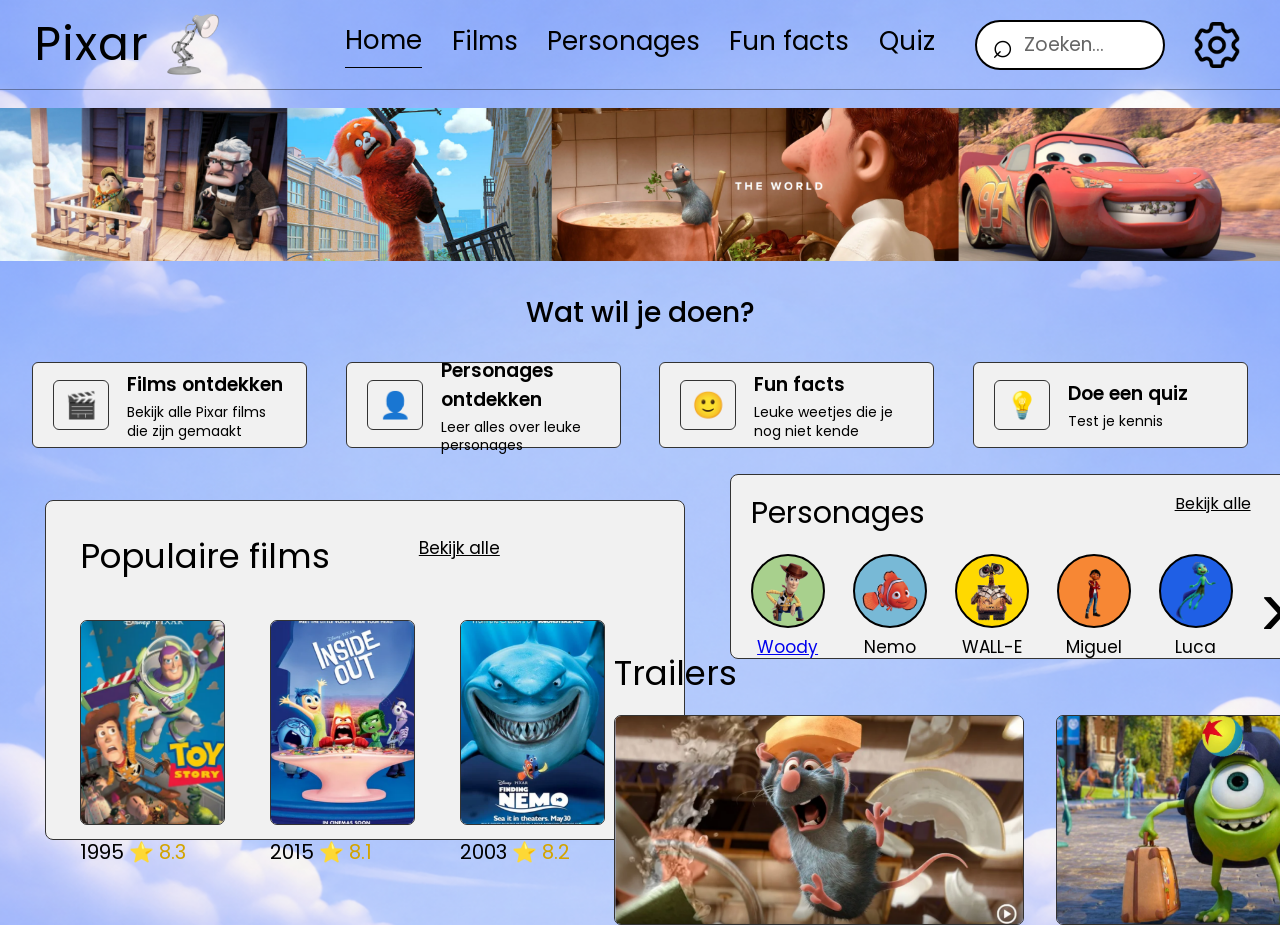
<file: index.html>
<!DOCTYPE html>
<html lang="nl">
<head>
  <meta charset="UTF-8">
  <meta name="viewport" content="width=device-width, initial-scale=1.0">
  <title>Pixar Website</title>
  <link rel="stylesheet" href="CSS/style.css">
</head>
<body>

  <!-- NAVBAR -->
  <header class="navbar">
    <div class="logo">
      <h1>Pixar</h1>
      <img src="images/Luxo_Jr.png" alt="Luxo Jr lamp" class="lamp-img">
    </div>

    <nav>
      <a href="index.html" class="active">Home</a>
      <a href="#">Films</a>
      <a href="#">Personages</a>
      <a href="#">Fun facts</a>
      <a href="#">Quiz</a>
    </nav>

    <div class="right-menu">
      <div class="search-box">
        <span class="search-icon">⌕</span>
        <input type="text" placeholder="Zoeken..." id="searchInput">
      </div>

      <button class="settings-btn" aria-label="Instellingen">
        <img src="images/setting.png" alt="Instellingen">
      </button>
    </div>
  </header>

  <!-- BANNER -->
  <section class="hero">
    <div class="hero-banner">
      <img src="images/homereclame.png" alt="Home reclame">
    </div>
  </section>

  <!-- ACTIEKAARTEN -->
  <section class="actions">
    <h3>Wat wil je doen?</h3>

    <div class="action-grid">
      <div class="action-card">
        <div class="icon">🎬</div>
        <div>
          <h4>Films ontdekken</h4>
          <p>Bekijk alle Pixar films die zijn gemaakt</p>
        </div>
      </div>

      <div class="action-card">
        <div class="icon">👤</div>
        <div>
          <h4>Personages ontdekken</h4>
          <p>Leer alles over leuke personages</p>
        </div>
      </div>

      <div class="action-card">
        <div class="icon">🙂</div>
        <div>
          <h4>Fun facts</h4>
          <p>Leuke weetjes die je nog niet kende</p>
        </div>
      </div>

      <div class="action-card">
        <div class="icon">💡</div>
        <div>
          <h4>Doe een quiz</h4>
          <p>Test je kennis</p>
        </div>
      </div>
    </div>
  </section>

  <!-- CONTENT -->
  <main class="content">

    <!-- POPULAIRE FILMS -->
    <section class="panel popular-films">
      <div class="section-header">
        <h3>Populaire films</h3>
        <a href="#">Bekijk alle</a>
      </div>

      <div class="movie-list">
        <div class="movie-card">
          <div class="poster">
            <img src="images/home-toy-story-film.png" alt="Toy Story">
          </div>
          <p>1995 <span>⭐ 8.3</span></p>
        </div>

        <div class="movie-card">
          <div class="poster">
            <img src="images/home-inside-out-film.png" alt="Inside Out">
          </div>
          <p>2015 <span>⭐ 8.1</span></p>
        </div>

        <div class="movie-card">
          <div class="poster">
            <img src="images/home-nemo-film.png" alt="Finding Nemo">
          </div>
          <p>2003 <span>⭐ 8.2</span></p>
        </div>

        <button class="small-arrow">›</button>
      </div>
    </section>

    <!-- PERSONAGES -->
    <section class="panel characters">
      <div class="section-header">
        <h3>Personages</h3>
        <a href="#">Bekijk alle</a>
      </div>

      <div class="character-list">

        <!-- WOODY IS NU KLIKBAAR -->
        <a href="personage-woody.html" class="character character-link">
          <div class="avatar woody-bg">
            <img src="images/home-woody-personage.png" alt="Woody">
          </div>
          <p>Woody</p>
        </a>

        <div class="character">
          <div class="avatar nemo-bg">
            <img src="images/home-nemo-personage.png" alt="Nemo">
          </div>
          <p>Nemo</p>
        </div>

        <div class="character">
          <div class="avatar wall-e-bg">
            <img src="images/home-wall-e-personage.png" alt="WALL-E">
          </div>
          <p>WALL-E</p>
        </div>

        <div class="character">
          <div class="avatar miguel-bg">
            <img src="images/home-miguel-personage.png" alt="Miguel">
          </div>
          <p>Miguel</p>
        </div>

        <div class="character">
          <div class="avatar luca-bg">
            <img src="images/home-luca-personage.png" alt="Luca">
          </div>
          <p>Luca</p>
        </div>

        <button class="small-arrow">›</button>
      </div>
    </section>

    <!-- TRAILERS -->
    <section class="trailers">
      <h3>Trailers</h3>

      <div class="trailers-row">
        <div class="trailer-box">
          <img src="images/home-rat-trailer.png" alt="Ratatouille trailer">
        </div>

        <div class="trailer-box">
          <img src="images/home-monsterinc-trailer.png" alt="Monsters Inc trailer">
        </div>

        <button class="trailer-arrow">›</button>
      </div>
    </section>

  </main>

  <!-- LUXO BALL -->
  <button class="ball-btn" aria-label="Luxo Ball">
    <img src="images/home-Luxo_Ball.png" alt="Luxo Ball">
  </button>

  <script src="JS/script.js"></script>
</body>
</html>
</file>
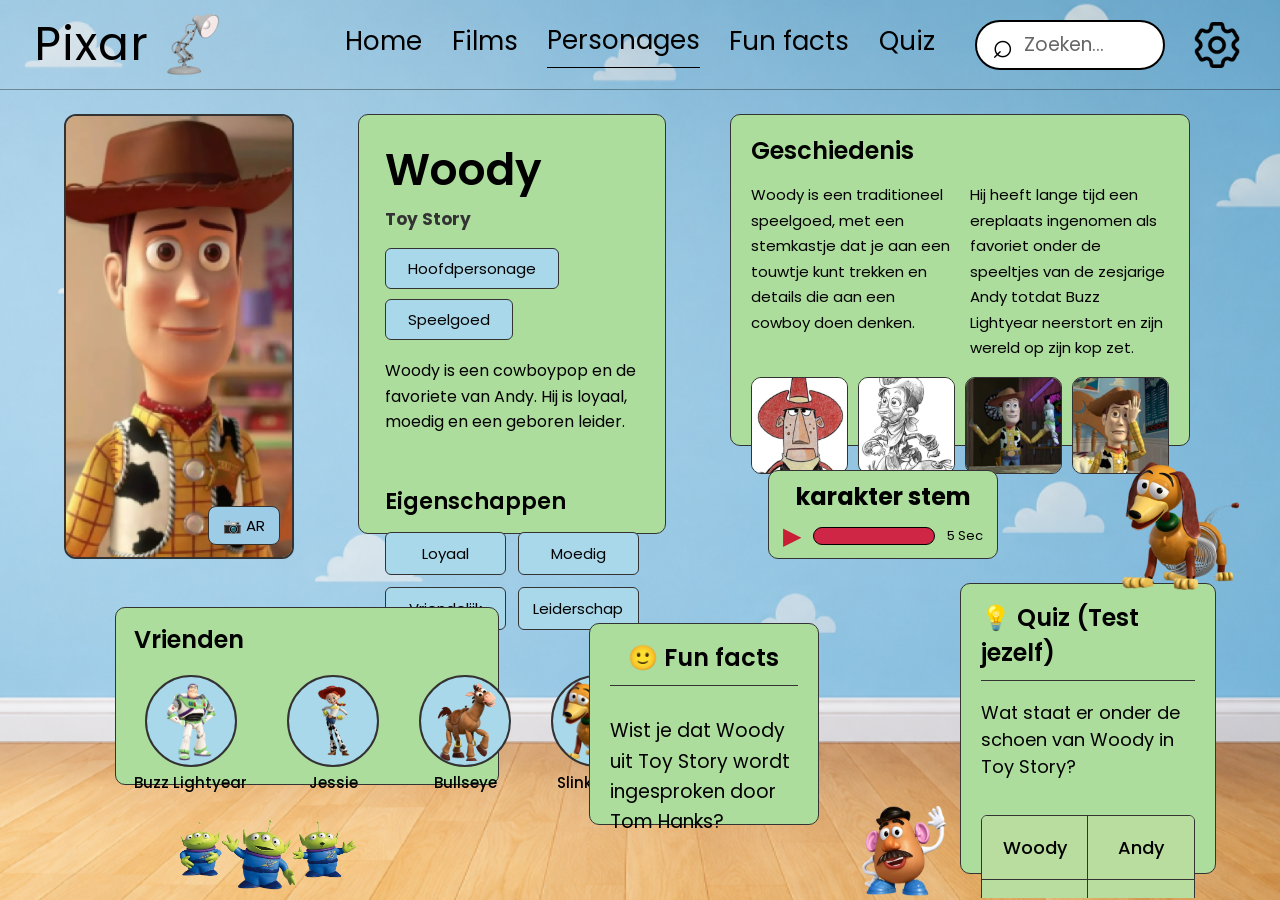
<file: personage-woody.html>
<!DOCTYPE html>
<html lang="nl">
<head>
  <meta charset="UTF-8">
  <meta name="viewport" content="width=device-width, initial-scale=1.0">
  <title>Woody - Pixar</title>
  <link rel="stylesheet" href="CSS/style.css">
</head>
<body class="woody-page">

  <!-- NAVBAR -->
  <header class="navbar">
    <div class="logo">
      <h1>Pixar</h1>
      <img src="images/Luxo_Jr.png" alt="Luxo Jr lamp" class="lamp-img">
    </div>

    <nav>
      <a href="index.html">Home</a>
      <a href="#">Films</a>
      <a href="#" class="active">Personages</a>
      <a href="#">Fun facts</a>
      <a href="#">Quiz</a>
    </nav>

    <div class="right-menu">
      <div class="search-box">
        <span class="search-icon">⌕</span>
        <input type="text" placeholder="Zoeken...">
      </div>

      <button class="settings-btn" aria-label="Instellingen">
        <img src="images/setting.png" alt="Instellingen">
      </button>
    </div>
  </header>

  <main class="woody-layout">

    <!-- GROTE WOODY FOTO -->
    <section class="woody-photo-card">
      <img src="images/personage_woody.png" alt="Woody">
      <button class="ar-btn" type="button" onclick="window.location.href='ar-woody.html'">📷 AR</button>
    </section>

    <!-- INFO WOODY -->
    <section class="woody-info-card">
      <h2>Woody</h2>
      <p class="subtitle">Toy Story</p>

      <div class="tag-row">
        <span>Hoofdpersonage</span>
        <span>Speelgoed</span>
      </div>

      <p class="description">
        Woody is een cowboypop en de favoriete van Andy. Hij is loyaal,
        moedig en een geboren leider.
      </p>

      <h3>Eigenschappen</h3>

      <div class="property-grid">
        <span>Loyaal</span>
        <span>Moedig</span>
        <span>Vriendelijk</span>
        <span>Leiderschap</span>
      </div>
    </section>

    <!-- GESCHIEDENIS -->
    <section class="history-card">
      <h3>Geschiedenis</h3>

      <div class="history-text">
        <p>
          Woody is een traditioneel speelgoed, met een stemkastje dat je
          aan een touwtje kunt trekken en details die aan een cowboy doen denken.
        </p>

        <p>
          Hij heeft lange tijd een ereplaats ingenomen als favoriet onder de
          speeltjes van de zesjarige Andy totdat Buzz Lightyear neerstort en zijn wereld op zijn kop zet.
        </p>
      </div>

      <div class="history-images">
        <img src="images/personage_woody_geschiedenis_1.png" alt="Geschiedenis 1">
        <img src="images/personage_woody_geschiedenis_2.png" alt="Geschiedenis 2">
        <img src="images/personage_woody_geschiedenis_3.png" alt="Geschiedenis 3">
        <img src="images/personage_woody_geschiedenis_4.png" alt="Geschiedenis 4">
      </div>
    </section>

    <!-- STEM -->
    <section class="voice-card">
      <h3>karakter stem</h3>

      <div class="audio-row">
        <button class="play-btn">▶</button>
        <div class="audio-bar"></div>
        <span>5 Sec</span>
      </div>
    </section>

    <!-- VRIENDEN -->
    <section class="friends-card">
      <h3>Vrienden</h3>

      <div class="friends-row">
        <div class="friend">
          <div class="friend-avatar">
            <img src="images/personage_woody_vriend_buzz_lightyear.png" alt="Buzz Lightyear">
          </div>
          <p>Buzz Lightyear</p>
        </div>

        <div class="friend">
          <div class="friend-avatar">
            <img src="images/personage_woody_vriend_jessie.png" alt="Jessie">
          </div>
          <p>Jessie</p>
        </div>

        <div class="friend">
          <div class="friend-avatar">
            <img src="images/personage_woody_vriend_bullseye.png" alt="Bullseye">
          </div>
          <p>Bullseye</p>
        </div>

        <div class="friend">
          <div class="friend-avatar">
            <img src="images/personage_woody_vriend_slinky_dog.png" alt="Slinky Dog">
          </div>
          <p>Slinky dog</p>
        </div>

        <button class="friends-arrow">›</button>
      </div>
    </section>

    <!-- FUN FACT -->
    <section class="woody-fun-card">
      <h3>🙂 Fun facts</h3>
      <p>
        Wist je dat Woody uit Toy Story wordt ingesproken door Tom Hanks?
      </p>
    </section>

    <!-- QUIZ -->
    <section class="woody-quiz-card">
      <h3>💡 Quiz (Test jezelf)</h3>

      <p>Wat staat er onder de schoen van Woody in Toy Story?</p>

      <div class="quiz-options" id="quizOpties"></div>
      <p id="quizFeedback"></p>
    </section>

    <!-- DECORATIE -->
    <img class="alien-img" src="images/personage_woody_achtergrond_alien.png" alt="Aliens">
    <img class="potato-img" src="images/personage_woody_achtergrond_potato.png" alt="Mr Potato Head">
    <img class="slinky-img" src="images/personage_woody_vriend_slinky_dog.png" alt="Slinky dog">

  </main>

  <script src="JS/script.js"></script>
</body>
</html>
</file>
<file: CSS/style.css>
@import url("https://fonts.googleapis.com/css2?family=Poppins:wght@300;400;500;600&display=swap");

/* ── RESET ── */
* { margin: 0; padding: 0; box-sizing: border-box; }
html, body { width: 100%; height: 100%; }

body {
  font-family: "Poppins", Arial, sans-serif;
  background-image: url("../images/achtergrond.png");
  background-size: cover;
  background-position: center;
  background-repeat: no-repeat;
  overflow: hidden;
  color: #000;
}

/* ════════════════════════════════
   NAVBAR  (voor alle pagina's)
════════════════════════════════ */
.navbar {
  width: 100%; height: 10vh; min-height: 82px;
  border-bottom: 1px solid rgba(0,0,0,.35);
  display: grid; grid-template-columns: 25% 50% 25%;
  align-items: center; padding: 0 34px;
  background: transparent;
}
.logo { display: flex; align-items: center; gap: 16px; }
.logo h1 { font-size: clamp(46px,3.2vw,62px); font-weight: 400; letter-spacing: 1px; }
.lamp-img { height: 7vh; min-height: 58px; max-height: 76px; width: auto; object-fit: contain; }

nav { display: flex; justify-content: center; align-items: center; gap: 2.3vw; }
nav a { text-decoration: none; color: #000; font-size: clamp(26px,1.7vw,34px); font-weight: 400; padding-bottom: 7px; }
nav a.active { border-bottom: 1px solid #000; }

.right-menu { display: flex; justify-content: flex-end; align-items: center; gap: 1.8vw; }
.search-box {
  width: 13vw; min-width: 190px; height: 50px;
  background: #fff; border: 2px solid #000; border-radius: 30px;
  display: flex; align-items: center; gap: 10px; padding: 0 15px;
}
.search-icon { font-size: 36px; color: #000; }
.search-box input { width: 100%; border: none; outline: none; background: transparent; font-family: "Poppins",Arial,sans-serif; font-size: 19px; color: #555; }
.search-box input::placeholder { color: #666; }
.settings-btn { width: 58px; height: 58px; border: none; background: transparent; padding: 0; cursor: pointer; display: flex; align-items: center; justify-content: center; }
.settings-btn img { width: 46px; height: 46px; object-fit: contain; }

/* ════════════════════════════════
   HOME
════════════════════════════════ */
.hero { width: 100%; height: 22vh; min-height: 170px; display: flex; align-items: flex-start; padding-top: 2vh; }
.hero-banner { width: 100%; height: 17vh; min-height: 135px; max-height: 175px; overflow: hidden; background: white; }
.hero-banner img { width: 100%; height: 100%; object-fit: cover; display: block; }

.actions { width: 100%; height: 19vh; min-height: 165px; text-align: center; padding-top: 4px; }
.actions h3 { font-size: 28px; font-weight: 500; margin-bottom: 28px; }
.action-grid { width: 95%; margin: 0 auto; display: grid; grid-template-columns: repeat(4,1fr); gap: 3vw; }
.action-card { height: 9.5vh; min-height: 86px; max-height: 102px; background: #f1f1f1; border: 1px solid #333; border-radius: 6px; display: flex; align-items: center; gap: 18px; padding: 14px 20px; text-align: left; }
.icon { min-width: 56px; height: 50px; border: 1px solid #333; border-radius: 6px; display: flex; align-items: center; justify-content: center; font-size: 26px; }
.action-card h4 { font-size: 19px; font-weight: 600; margin-bottom: 4px; }
.action-card p { font-size: 14px; line-height: 1.3; }

.content { position: relative; width: 100%; height: 49vh; }
.panel { background: #f1f1f1; border: 1px solid #333; border-radius: 8px; }
.section-header { display: flex; justify-content: space-between; align-items: flex-start; }
.section-header h3 { font-size: 28px; font-weight: 400; }
.section-header a { font-size: 13px; color: black; }

/* populaire films bar */
.popular-films { position: absolute; left: 3.5vw; top: 4.5vh; width: 38vw; min-width: 640px; max-width: 700px; height: 36vh; min-height: 340px; padding: 30px 34px; }
.popular-films .section-header { position: relative; min-height: 42px; }
.popular-films .section-header h3 { font-size: 34px; font-weight: 400; }
.popular-films .section-header a { position: absolute; top: 4px; right: 150px; font-size: 17px; }
.movie-list { display: flex; align-items: center; gap: 45px; margin-top: 38px; }
.movie-card { width: 145px; }
.poster { width: 145px; height: 205px; background: white; border: 1px solid #333; border-radius: 7px; overflow: hidden; }
.poster img, .trailer-box img { width: 100%; height: 100%; object-fit: cover; display: block; }
.movie-card p { font-size: 20px; margin-top: 12px; white-space: nowrap; }
.movie-card span { color: #d3a400; }

/* personages bar */
.characters { position: absolute; left: 57vw; top: 1.7vh; width: 32vw; min-width: 620px; max-width: 650px; height: 19vh; min-height: 185px; padding: 16px 20px; }
.characters .section-header { position: relative; min-height: 28px; }
.characters .section-header h3 { font-size: 30px; }
.characters .section-header a { position: absolute; top: 0; right: 78px; font-size: 16px; }
.character-list { display: flex; align-items: center; gap: 28px; margin-top: 18px; }
.character { text-align: center; flex-shrink: 0; }
.avatar { width: 74px; height: 74px; border: 2px solid #000; border-radius: 50%; overflow: hidden; display: flex; align-items: center; justify-content: center; }
.avatar img { width: 84%; height: 84%; object-fit: contain; }
.character p { font-size: 17px; margin-top: 6px; }
.character.klikbaar { cursor: pointer; }
.character.klikbaar:hover .avatar { border-color: #007aff; transform: scale(1.08); transition: transform 0.15s; }

.woody-bg  { background: #a8d08d; }
.nemo-bg   { background: #78b9d6; }
.wall-e-bg { background: #ffd900; }
.miguel-bg { background: #f78734; }
.luca-bg   { background: #1f5fe5; }
.buzz-bg   { background: #6c5ce7; }

/* Trailers */
.trailers { position: absolute; left: 48vw; top: 21vh; width: 50vw; }
.trailers h3 { font-size: 34px; font-weight: 400; margin-bottom: 16px; }
.trailers-row { display: flex; align-items: center; gap: 32px; }
.trailer-box { width: 410px; height: 210px; background: white; border: 1px solid #333; border-radius: 7px; overflow: hidden; flex-shrink: 0; }
.small-arrow, .trailer-arrow { border: none; background: none; font-size: 82px; line-height: 1; color: #000; cursor: pointer; }
.ball-btn { position: fixed; right: 22px; bottom: 130px; width: 70px; height: 70px; border: none; background: transparent; padding: 0; cursor: pointer; z-index: 999; }
.ball-btn img { width: 100%; height: 100%; object-fit: contain; }

/* ════════════════════════════════
   WOODY PAGINA
════════════════════════════════ */

/* achtergrond woody pagina heeft vloer-afbeelding */
.woody-page {
  background-image: url("../images/persoange_achtergrond.png");
  background-size: cover;
  background-position: center 80%;
  background-repeat: no-repeat;
}

/* volledig scherm onder navbar */
.woody-layout {
  position: relative;
  width: 100%;
  height: calc(100vh - 10vh - 2px);
  overflow: hidden;
}

/* ── gedeelde kaart stijl ── */
.woody-info-card,
.history-card,
.voice-card,
.friends-card,
.woody-fun-card,
.woody-quiz-card {
  background: #ACDD9C;
  border: 1px solid #333;
  border-radius: 10px;
  box-sizing: border-box;
  position: absolute;
}

/* ── FOTO ── */
.woody-photo-card {
  position: absolute;
  left: 5vw; top: 3%;
  width: 18vw; height: 55%;
  border: 2px solid #333;
  border-radius: 12px;
  overflow: hidden;
}
.woody-photo-card img { width: 100%; height: 100%; object-fit: cover; object-position: top center; display: block; }
.ar-btn {
  position: absolute; bottom: 12px; right: 12px;
  background: #9DCCE7; border: 1px solid #333;
  border-radius: 8px; padding: 7px 14px;
  font-family: "Poppins",Arial,sans-serif; font-size: 15px; cursor: pointer;
  display: flex; align-items: center; gap: 6px;
}

/* ── INFO ── */
.woody-info-card {
  left: 28vw; top: 3%;
  width: 24vw; height: 52%;
  padding: 22px 26px;
}
.woody-info-card h2 { font-size: 44px; font-weight: 600; margin-bottom: 4px; }
.subtitle { font-size: 17px; color: #333; margin-bottom: 16px; font-weight: 700;}

/* tags: lichtblauw zoals design */
.tag-row { display: flex; flex-wrap: wrap; gap: 10px; margin-bottom: 18px; }
.tag-row span {
  background: #a8d8ea; border: 1px solid #333; border-radius: 6px;
  padding: 8px 22px; font-size: 15px;
}

/* eigenschappen: zelfde blauw, 2-koloms */
.property-grid { display: grid; grid-template-columns: 1fr 1fr; gap: 12px; margin-top: 10px; }
.property-grid span {
  background: #a8d8ea; border: 1px solid #333; border-radius: 6px;
  padding: 9px 10px; font-size: 15px; text-align: center;
}

.description { font-size: 16px; line-height: 1.6; margin-bottom: 50px; }
.woody-info-card h3 { font-size: 22px; font-weight: 600; margin-bottom: 14px; }

/* ── GESCHIEDENIS ── */
.history-card {
  left: 57vw; top: 3%;
  width: 36vw; height: 41%;
  padding: 18px 20px;
}
.history-card h3 { font-size: 24px; font-weight: 600; margin-bottom: 14px; }
.history-text {
  display: grid; grid-template-columns: 1fr 1fr;
  gap: 20px; margin-bottom: 16px;
  font-size: 15px; line-height: 1.7;
}
.history-images { display: grid; grid-template-columns: repeat(4, 1fr); gap: 10px; }
.history-images img {
  width: 100%; aspect-ratio: 1 / 1;
  object-fit: cover; border-radius: 10px;
  border: 1px solid #333;
}

/* ── STEM ── */
.voice-card {
  left: 60vw;
  top: 47%;
  width: 18vw;
  height: 11%;
  padding: 10px 14px;
  display: flex;
  flex-direction: column;
  justify-content: center;
}

.voice-card h3 {
  font-size: 24px;
  font-weight: 700;
  text-align: center;
  margin-bottom: 8px;
}

.audio-row {
  display: flex;
  align-items: center;
  justify-content: center;
  gap: 12px;
}

.play-btn {
  border: none;
  background: none;
  color: #c81f36;
  font-size: 24px;
  cursor: pointer;
  flex-shrink: 0;
  
}

.audio-bar {
  width: 220px;
  height: 18px;
  background: #cf2646;
  border-radius: 20px;
  overflow: hidden;
  border: 1px solid #000;

}

.audio-row span {
  font-size: 13px;
  flex-shrink: 0;
}

/* ── SLINKY DECORATIE ── */
.slinky-decor {
  position: absolute;
  right: 1.5vw; top: 33%;
  height: 22%; width: auto;
  pointer-events: none;
}

/* ── VRIENDEN ── */
.friends-card {
  left: 9vw;
  bottom: 14%;
  width: 30vw;
  height: 22%;
  padding: 14px 18px;
}

.friends-card h3 {
  font-size: 24px;
  font-weight: 600;
  margin-bottom: 18px;
}

.friends-row {
  display: flex;
  align-items: center;
  gap: 40px;
}

.friend {
  text-align: center;
  flex-shrink: 0;
}

.friend-avatar {
  width: 92px;
  height: 92px;
  border: 2px solid #333;
  border-radius: 50%;
  overflow: hidden;
  background: #a8d8ea;
  display: flex;
  align-items: center;
  justify-content: center;
  margin: 0 auto;
}

.friend-avatar img {
  width: 90%;
  height: 90%;
  object-fit: contain;
}

.friend p {
  font-size: 15px;
  margin-top: 7px;
  line-height: 1.2;
  font-weight: 500;
}

.friends-arrow {
  border: none;
  background: transparent;
  font-size: 64px;
  cursor: pointer;
  color: #000;
  flex-shrink: 0;
}
/* ── FUN FACTS ── */
.woody-fun-card {
  left: 46vw; bottom: 9%;
  width: 18vw; height: 25%;
  padding: 16px 20px;
}
.woody-fun-card h3 { font-size: 24px; font-weight: 600; text-align: center; border-bottom: 1px solid #333; padding-bottom: 10px; margin-bottom: 30px; }
.woody-fun-card p { font-size: 19px; line-height: 1.6; }

/* ── QUIZ ── */
.woody-quiz-card {
  right: 5vw;
  bottom: 3%;
  width: 20vw;
  height: 36%;
  padding: 16px 20px;
}

.woody-quiz-card h3 {
  font-size: 24px;
  font-weight: 600;
  border-bottom: 1px solid #333;
  padding-bottom: 10px;
  margin-bottom: 18px;
}

.woody-quiz-card > p {
  font-size: 18px;
  line-height: 1.5;
  margin-bottom: 14px;
}

.quiz-options {
  display: grid;
  grid-template-columns: 1fr 1fr;
  border: 1px solid #333;
  border-radius: 6px;
  overflow: hidden;
  margin-top: 35px;
}

.quiz-options button {
  padding: 18px;
  background: #b8dd9f;
  border: none;
  border-right: 1px solid #333;
  border-bottom: 1px solid #333;
  font-family: "Poppins", Arial, sans-serif;
  font-size: 18px;
  font-weight: 500;
  cursor: pointer;
  transition: background 0.2s, color 0.2s;
}

.quiz-options button:nth-child(2n) {
  border-right: none;
}

.quiz-options button:nth-last-child(-n+2) {
  border-bottom: none;
}

.quiz-options button:hover {
  background: #d6ffc7;
}

.quiz-options button.correct.clicked {
  background: #65c96b;
  color: #000;
}

.quiz-options button.wrong.clicked {
  background: #e76b6b;
  color: #000;
}

/* ── DECORATIE ── */
.alien-img  { position: absolute; bottom: 0; left: 13vw;  width: 15vw; pointer-events: none; z-index: 3; }
.potato-img { position: absolute; bottom: 0; right: 26vw; width:  7vw; pointer-events: none; z-index: 3; }
.slinky-img {
  position: absolute;
  right: 3vw;
  top: 46%;
  width: 120px;
  height: auto;
  z-index: 5;
  pointer-events: none;
}

/* ════════════════════════════════
   RESPONSIVE
════════════════════════════════ */
@media (max-width: 1100px) {
  body { overflow-y: auto; }
  .navbar { height: auto; grid-template-columns: 1fr; gap: 15px; padding: 18px; }
  .logo, .right-menu { justify-content: center; }
  nav { flex-wrap: wrap; }
  .hero { height: auto; }
  .hero-banner { height: 150px; }
  .actions { height: auto; padding: 20px 0; }
  .action-grid { grid-template-columns: repeat(2,1fr); }
  .content { height: auto; display: flex; flex-direction: column; gap: 20px; padding: 20px; }
  .popular-films, .characters, .trailers { position: static; width: 100%; min-width: 0; max-width: none; height: auto; }
  .popular-films .section-header a, .characters .section-header a { position: static; }
  .movie-list, .character-list, .trailers-row { flex-wrap: wrap; }
  .trailer-box { width: 100%; max-width: 410px; }
  .ball-btn { right: 20px; bottom: 90px; width: 60px; height: 60px; }

  .woody-layout { height: auto; overflow: auto; }
  .woody-photo-card, .woody-info-card, .history-card,
  .voice-card, .friends-card, .woody-fun-card, .woody-quiz-card {
    position: static; width: 100%; height: auto; margin-bottom: 12px;
  }
  .alien-img, .potato-img, .slinky-decor { display: none; }
}


/* ── AR PAGINA ── */
.ar-page {
  margin: 0;
  padding: 0;
  overflow: hidden;
  background: #000;
  width: 100vw;
  height: 100vh;
  font-family: "Poppins", Arial, sans-serif;
}

#camera {
  position: fixed;
  inset: 0;
  width: 100vw;
  height: 100vh;
  object-fit: cover;
  background: #000;
  z-index: 1;
  transform: scaleX(-1);
}

.ar-back {
  position: fixed;
  top: 28px;
  left: 28px;
  width: 70px;
  height: 55px;
  border: 2px solid #333;
  border-radius: 12px;
  background: rgba(255, 255, 255, 0.85);
  font-size: 38px;
  cursor: pointer;
  z-index: 30;
}

.ar-title {
  position: fixed;
  top: 32px;
  left: 50%;
  transform: translateX(-50%);
  text-align: center;
  z-index: 30;
  color: #000;
  background: rgba(255, 255, 255, 0.65);
  padding: 6px 18px;
  border-radius: 12px;
}

.ar-title h1 {
  font-size: 32px;
  margin: 0;
  font-weight: 600;
}

.ar-title p {
  font-size: 14px;
  margin: 0;
}

.ar-camera {
  position: fixed;
  top: 28px;
  right: 28px;
  width: 70px;
  height: 55px;
  border: 2px solid #333;
  border-radius: 12px;
  background: rgba(255,255,255,.85);
  font-size: 30px;
  cursor: pointer;
  z-index: 30;
}

.hat-btn {
  position: fixed;
  top: 95px;
  right: 28px;
  width: 70px;
  height: 55px;
  border: 2px solid #333;
  border-radius: 12px;
  background: rgba(255,255,255,.85);
  cursor: pointer;
  z-index: 30;
}

.hat-btn img {
  width: 42px;
  height: 42px;
  object-fit: contain;
}

.woody-hat {
  position: fixed;
  width: 190px;
  z-index: 8;
  display: none;
  pointer-events: none;
  transform: translate(-50%, -50%) rotate(-6deg);
}

.ar-woody {
  position: fixed;
  bottom: 115px;
  left: 50%;
  transform: translateX(-50%);
  width: 260px;
  z-index: 10;
  cursor: pointer;
}

.ar-woody.signature-move {
  animation: woodyMove 1s ease-in-out;
}

@keyframes woodyMove {
  0% { transform: translateX(-50%) rotate(0deg) scale(1); }
  25% { transform: translateX(-50%) rotate(-8deg) scale(1.08); }
  50% { transform: translateX(-50%) rotate(8deg) scale(1.1); }
  75% { transform: translateX(-50%) rotate(-5deg) scale(1.05); }
  100% { transform: translateX(-50%) rotate(0deg) scale(1); }
}

.ar-instruction {
  position: fixed;
  bottom: 45px;
  left: 50%;
  transform: translateX(-50%);
  font-size: 24px;
  color: #000;
  background: rgba(255, 255, 255, 0.75);
  padding: 10px 22px;
  border-radius: 12px;
  z-index: 30;
  text-align: center;
}

.capture-btn {
  position: fixed;
  bottom: 45px;
  left: 50%;
  transform: translateX(-50%);
  width: 90px;
  height: 70px;
  border: 2px solid #333;
  border-radius: 18px;
  background: rgba(255, 255, 255, 0.85);
  font-size: 38px;
  cursor: pointer;
  z-index: 40;
  display: none;
}

.capture-btn.show {
  display: block;
}

#snapshotCanvas,
#downloadPhoto {
  display: none;
}
</file>
